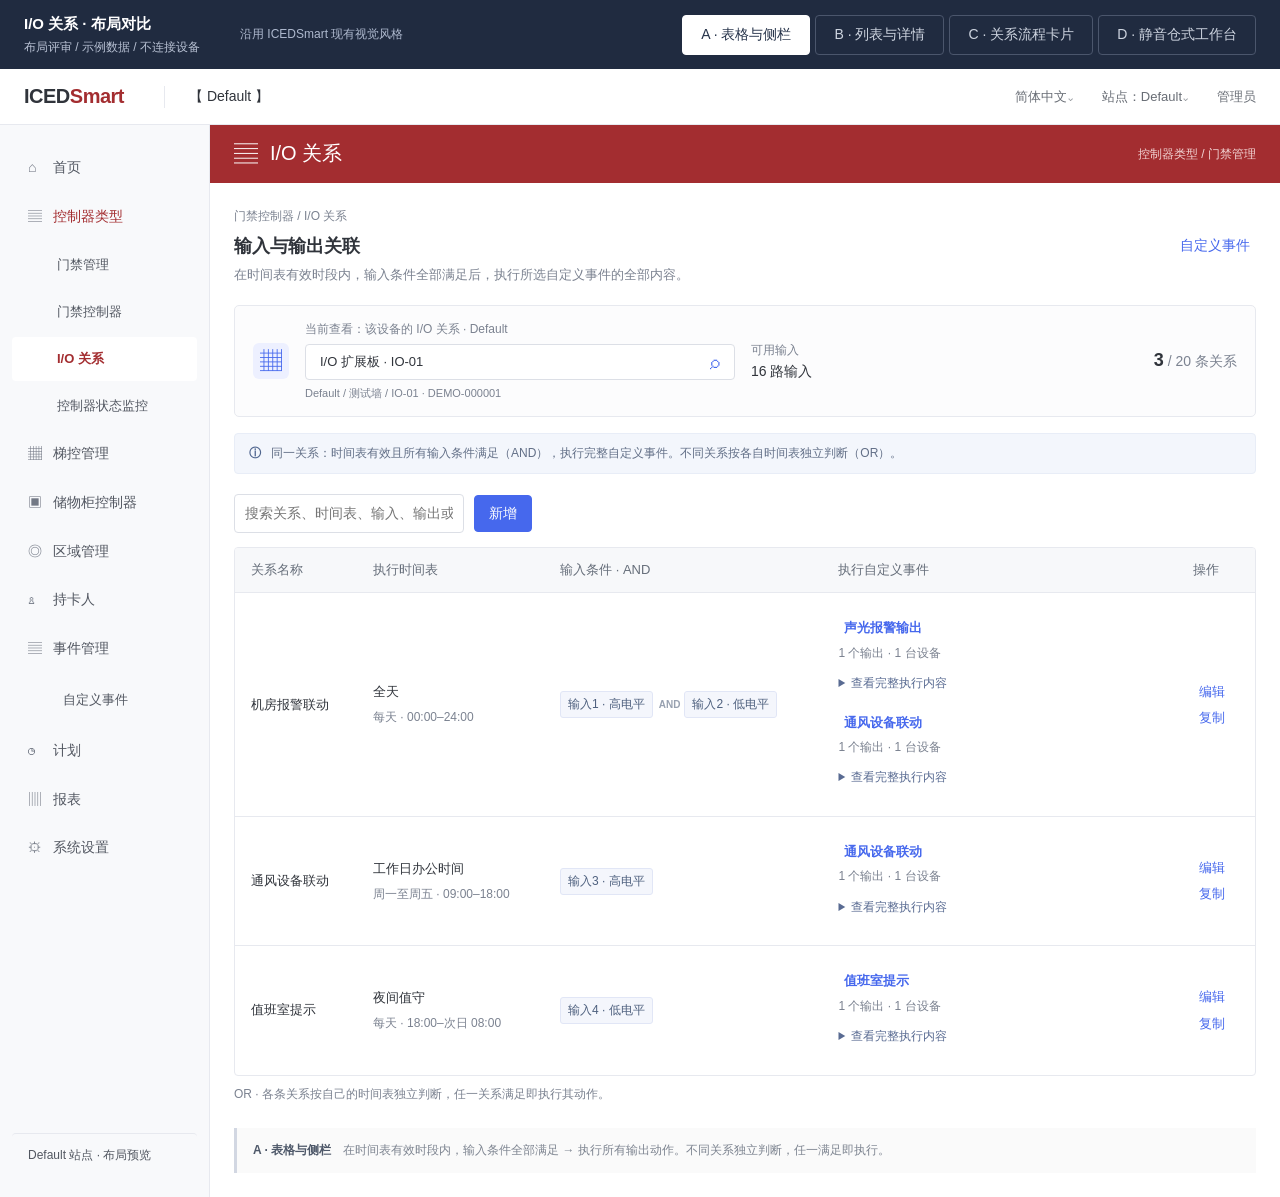
<file: index.html>
<!doctype html><html lang="zh-CN"><head><meta charset="utf-8"><meta name="viewport" content="width=device-width,initial-scale=1"><title>ICEDSmart · I/O 关系布局对比</title><link rel="stylesheet" href="style.css?v=startup-duration-11"><link rel="stylesheet" href="layout-d.css"></head><body>
<header class="reviewbar"><div><strong>I/O 关系 · 布局对比</strong><br><small>布局评审 / 示例数据 / 不连接设备</small></div><span class="previewnote">沿用 ICEDSmart 现有视觉风格</span><nav class="variants" aria-label="布局方案"><button data-layout="A">A · 表格与侧栏</button><button data-layout="B">B · 列表与详情</button><button data-layout="C">C · 关系流程卡片</button><button data-layout="D">D · 静音仓式工作台</button></nav></header>
<div class="top"><div class="brand">ICED<b>Smart</b></div><div class="site">【 Default 】</div><div class="right"><span>简体中文⌄</span><span>站点：Default⌄</span><span>管理员</span></div></div>
<div class="shell"><aside class="nav" aria-label="系统导航示意"><div><span>⌂</span>首页</div><div style="color:var(--red)"><span>▤</span>控制器类型</div><div class="sub">门禁管理</div><div class="sub">门禁控制器</div><div class="sub active">I/O 关系</div><div class="sub">控制器状态监控</div><div><span>▦</span>梯控管理</div><div><span>▣</span>储物柜控制器</div><div><span>◎</span>区域管理</div><div><span>♙</span>持卡人</div><div><span>▤</span>事件管理</div><div class="sub"><a class="link" href="events.html" data-events>自定义事件</a></div><div><span>◷</span>计划</div><div><span>▥</span>报表</div><div><span>⚙</span>系统设置</div><div class="navbottom">Default 站点 · 布局预览</div></aside>
<main class="main"><div class="titlebar"><span style="font-size:24px">▤</span><h1>I/O 关系</h1><small>控制器类型 / 门禁管理</small></div><div class="work"><div class="pagehead"><div><div class="crumb">门禁控制器 / I/O 关系</div><h2>输入与输出关联</h2><p class="headnote">在时间表有效时段内，输入条件全部满足后，执行所选自定义事件的全部内容。</p></div><a class="link" href="events.html" data-events>自定义事件</a></div><div id="devicebar" class="devicebar"></div><div class="notice"><b>ⓘ</b><span>同一关系：时间表有效且所有输入条件满足（AND），执行完整自定义事件。不同关系按各自时间表独立判断（OR）。</span></div><div id="content"></div><div class="layoutcaption" id="caption"></div></div></main></div>
<dialog id="inputDialog" aria-label="批量选择输入条件"></dialog><dialog id="editDialog" class="drawer" aria-label="编辑 I/O 关系"></dialog><dialog id="deleteDialog" aria-label="删除关系确认"></dialog><div id="toast" class="toast" role="status" hidden></div>
<script src="data.js?v=startup-duration-11"></script><script src="layout-d.js?v=startup-duration-11"></script><script src="device-picker.js?v=startup-duration-11"></script><script src="event-picker.js?v=startup-duration-11"></script><script src="relations.js?v=startup-duration-11"></script></body></html>
</file>
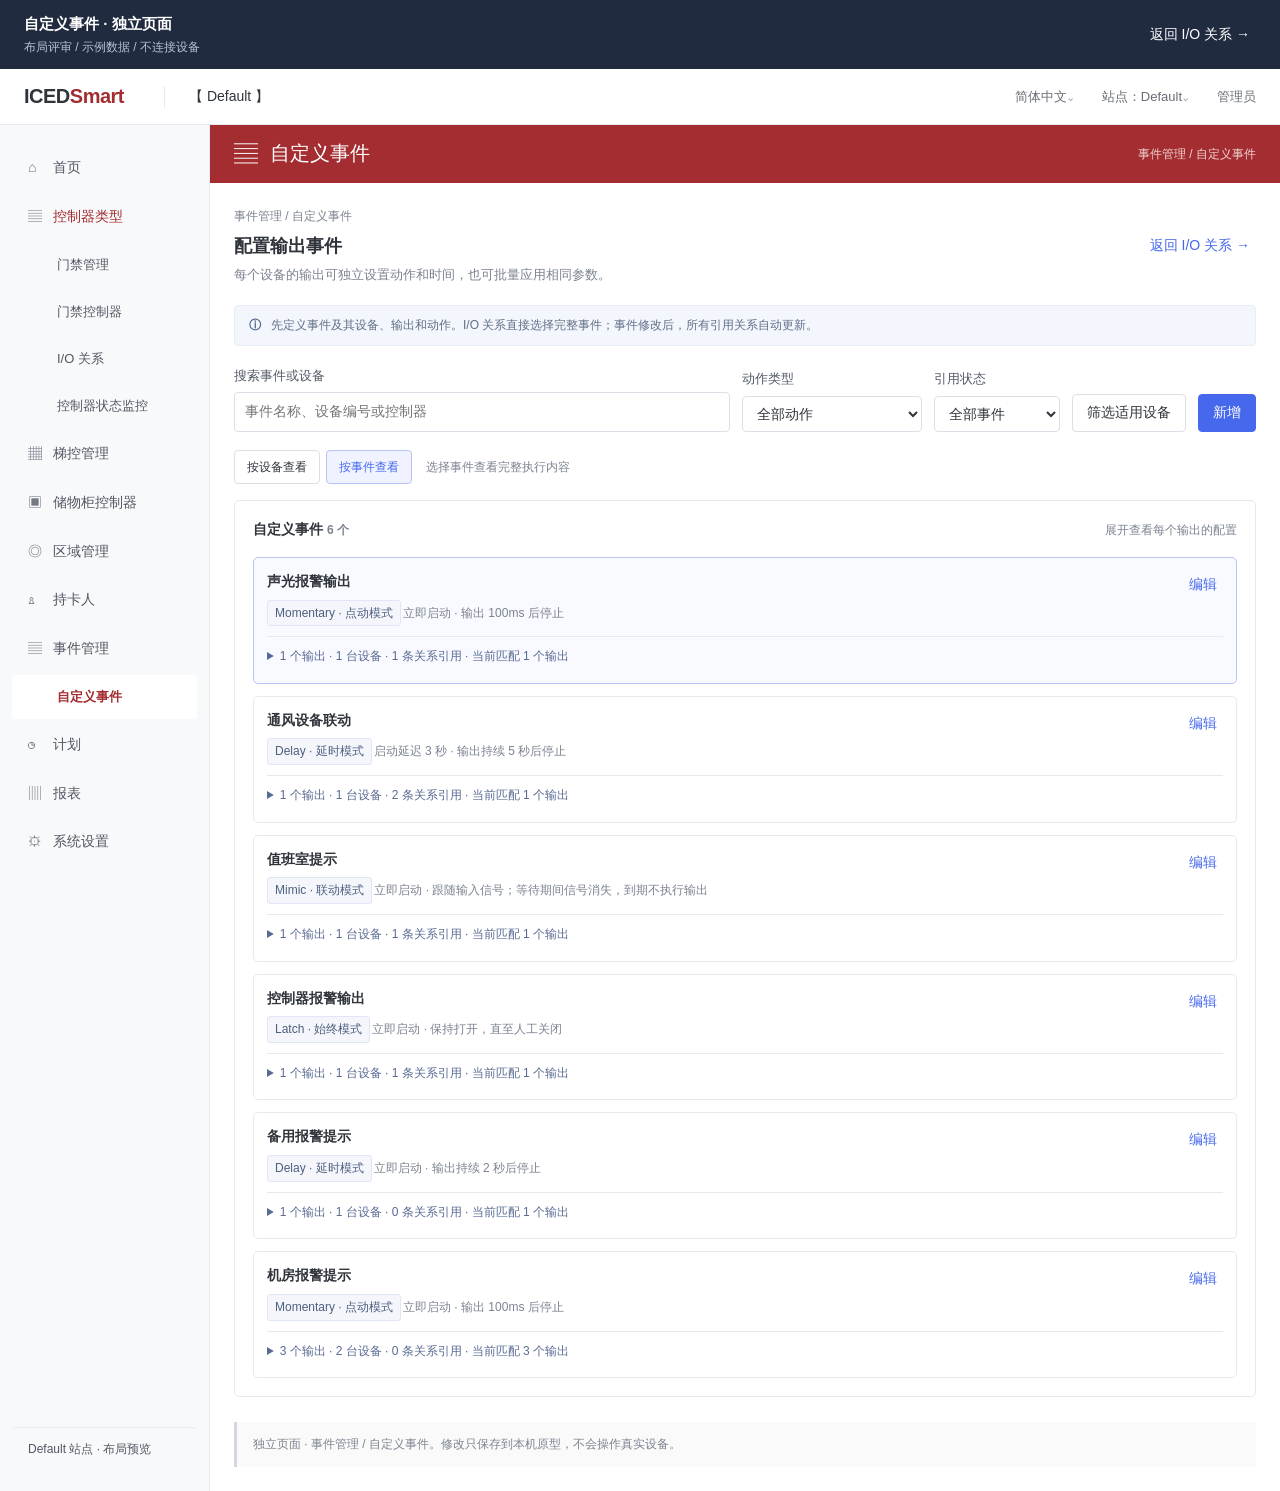
<file: events.html>
<!doctype html><html lang="zh-CN"><head><meta charset="utf-8"><meta name="viewport" content="width=device-width,initial-scale=1"><title>ICEDSmart · 自定义事件</title><link rel="stylesheet" href="style.css?v=startup-duration-11"><link rel="stylesheet" href="layout-d.css"></head><body class="events-page">
<header class="reviewbar"><div><strong>自定义事件 · 独立页面</strong><br><small>布局评审 / 示例数据 / 不连接设备</small></div><a class="link" id="returnTop" href="index.html?layout=A" style="margin-left:auto;color:white">返回 I/O 关系 →</a></header>
<div class="top"><div class="brand">ICED<b>Smart</b></div><div class="site">【 Default 】</div><div class="right"><span>简体中文⌄</span><span>站点：Default⌄</span><span>管理员</span></div></div>
<div class="shell"><aside class="nav" aria-label="系统导航示意"><div><span>⌂</span>首页</div><div style="color:var(--red)"><span>▤</span>控制器类型</div><div class="sub">门禁管理</div><div class="sub">门禁控制器</div><div class="sub"><a href="index.html?layout=A" data-return>I/O 关系</a></div><div class="sub">控制器状态监控</div><div><span>▦</span>梯控管理</div><div><span>▣</span>储物柜控制器</div><div><span>◎</span>区域管理</div><div><span>♙</span>持卡人</div><div><span>▤</span>事件管理</div><div class="sub active">自定义事件</div><div><span>◷</span>计划</div><div><span>▥</span>报表</div><div><span>⚙</span>系统设置</div><div class="navbottom">Default 站点 · 布局预览</div></aside>
<main class="main"><div class="titlebar"><span style="font-size:24px">▤</span><h1>自定义事件</h1><small>事件管理 / 自定义事件</small></div><div class="work"><div class="pagehead"><div><div class="crumb">事件管理 / 自定义事件</div><h2>配置输出事件</h2><p class="headnote">每个设备的输出可独立设置动作和时间，也可批量应用相同参数。</p></div><a class="link" href="index.html?layout=A" data-return>返回 I/O 关系 →</a></div><div class="notice"><b>ⓘ</b><span>先定义事件及其设备、输出和动作。I/O 关系直接选择完整事件；事件修改后，所有引用关系自动更新。</span></div><div id="eventsContent"></div><div class="layoutcaption">独立页面 · 事件管理 / 自定义事件。修改只保存到本机原型，不会操作真实设备。</div></div></main></div><dialog id="eventEditDialog" class="drawer eventdrawer eventeditor" aria-labelledby="eventEditorTitle"></dialog><dialog id="impactDialog" aria-label="确认事件修改影响"></dialog><dialog id="eventWorkflowDialog" aria-label="事件配置操作确认"></dialog><div id="toast" class="toast" role="status" hidden></div><script src="data.js?v=startup-duration-11"></script><script src="layout-d.js?v=startup-duration-11"></script><script src="device-picker.js?v=startup-duration-11"></script><script src="output-picker.js?v=startup-duration-11"></script><script src="event-workflow.js?v=startup-duration-11"></script><script src="events.js?v=startup-duration-11"></script></body></html>
</file>
<file: style.css>
:root{--red:#a32d30;--blue:#4668ed;--ink:#30343b;--muted:#7b8290;--line:#e7e9ef;--soft:#f7f8fa;--wash:#f0f3ff}*{box-sizing:border-box}body{margin:0;color:var(--ink);font:14px/1.55 "Helvetica Neue","PingFang SC","Microsoft YaHei",Arial,sans-serif;background:#f5f6f8}button,input,select{font:inherit}button{cursor:pointer;background:white;border:1px solid #dcdfe6;border-radius:4px;padding:7px 14px;color:var(--ink)}button:hover{border-color:var(--blue);color:var(--blue)}button:disabled{opacity:.45;cursor:not-allowed}button:focus-visible,input:focus-visible,select:focus-visible{outline:2px solid var(--blue);outline-offset:3px}.primary{color:white;background:var(--blue);border-color:var(--blue)}.primary:hover{background:#3659dc;color:white}.link{border:0;background:transparent;color:var(--blue);padding:3px 6px}.danger{color:#b94949}.muted{color:var(--muted)}small{font-size:12px;color:var(--muted)}h1,h2,h3,p{margin:0}h2{font-size:18px;font-weight:600}h3{font-size:14px;font-weight:600}.reviewbar{background:#202b40;color:#fff;padding:12px 24px;display:flex;gap:25px;align-items:center;position:sticky;top:0;z-index:20}.reviewbar small{color:#b7c0d2}.reviewbar strong{font-size:15px}.variants{display:flex;gap:5px;margin-left:auto}.variants button{border:1px solid #4b566c;background:transparent;color:#cdd4df;padding:8px 18px}.variants button.active{background:white;color:#26334a;border-color:white}.top{height:56px;background:white;display:flex;align-items:center;padding:0 24px;border-bottom:1px solid var(--line);gap:14px}.brand{font-size:20px;font-weight:650;letter-spacing:-.5px}.brand b{color:var(--red)}.top .site{padding-left:24px;border-left:1px solid var(--line);margin-left:26px}.top .right{margin-left:auto;display:flex;gap:28px;color:#686d75;font-size:13px}.shell{display:grid;grid-template-columns:210px minmax(0,1fr);min-height:calc(100vh - 120px)}.nav{background:#f8f9fb;border-right:1px solid var(--line);padding:20px 12px;color:#525761;display:flex;flex-direction:column;gap:3px}.nav div{padding:12px 16px;border-radius:4px}.nav .sub{padding-left:45px;font-size:13px}.nav .active{background:white;color:var(--red);font-weight:600}.nav .navbottom{margin-top:auto;border-top:1px solid var(--line);font-size:12px}.nav span{display:inline-block;width:25px;color:#737985}.main{min-width:0;background:white}.titlebar{background:var(--red);color:white;padding:10px 24px;display:flex;align-items:center;gap:12px}.titlebar h1{font-size:20px;font-weight:500}.titlebar small{color:#f2d4d4;margin-left:auto}.work{padding:24px}.pagehead{display:flex;align-items:center;justify-content:space-between;margin-bottom:20px;gap:14px}.crumb{font-size:12px;color:var(--muted);margin-bottom:8px}.headnote{margin-top:4px;color:var(--muted);font-size:13px}.devicebar{border:1px solid var(--line);border-radius:5px;padding:14px 18px;display:flex;align-items:center;gap:16px;margin-bottom:16px;background:#fcfcfd}.devicon{width:36px;height:36px;background:#edf0ff;color:var(--blue);display:grid;place-items:center;border-radius:6px;font-size:22px}.devicebar select{min-width:230px}.devicebar .capacity{margin-left:auto;text-align:right}.capacity b{font-size:18px}.capacity span{color:var(--muted)}.mini-track{width:100px;height:3px;background:#e9ecf3;margin-top:5px}.mini-track i{display:block;background:var(--blue);height:100%}select,input{border:1px solid #dcdfe6;border-radius:4px;padding:8px 10px;background:white;color:var(--ink);min-width:0}label{display:block;font-size:13px;color:#525967;margin-bottom:6px}.notice{display:flex;gap:10px;align-items:center;padding:10px 14px;background:#f3f6fc;color:#626f87;font-size:12px;border:1px solid #e8edf7;border-radius:4px;margin:0 0 20px}.notice b{color:#4f658e}.toolbar{display:flex;gap:10px;align-items:center;margin-bottom:14px}.toolbar input{width:230px}.toolbar .count{margin-left:auto;color:var(--muted);font-size:12px}.tablewrap{overflow:auto;border:1px solid var(--line);border-radius:4px}table{width:100%;border-collapse:collapse;white-space:nowrap;font-size:13px}th{text-align:left;background:#f7f8fa;color:#666e7a;font-weight:500;padding:12px 16px;border-bottom:1px solid var(--line)}td{padding:17px 16px;border-bottom:1px solid var(--line);vertical-align:middle}tbody tr:last-child td{border-bottom:0}tbody tr:hover{background:#fafbff}.tag{display:inline-flex;align-items:center;border:1px solid #e1e6f6;background:#f4f6fc;border-radius:3px;padding:3px 7px;font-size:12px;color:#4e607e;margin:2px 2px 2px 0}.and{font-size:10px;font-weight:600;color:#98a1b0;margin:0 4px}.eventname{color:#395bc5;font-weight:500}.target{font-size:12px;margin-top:4px;color:var(--muted)}.footnote{display:flex;justify-content:space-between;gap:12px;padding:14px 0;font-size:12px;color:var(--muted)}.empty{padding:55px 20px;text-align:center;color:var(--muted)}.empty h3{color:#596273;margin-bottom:8px}.split{display:grid;grid-template-columns:270px minmax(0,1fr);border:1px solid var(--line);border-radius:5px;min-height:480px;overflow:hidden}.listpane{background:#fafbfc;border-right:1px solid var(--line);padding:16px 12px}.listpane .listtop{padding:0 6px 14px;display:flex;justify-content:space-between;align-items:center}.listitem{display:block;width:100%;text-align:left;border:1px solid transparent;background:transparent;padding:16px 14px;border-radius:4px;margin-bottom:7px}.listitem.selected{background:white;border-color:#cbd5ff;box-shadow:0 2px 5px #23376808}.listitem strong{display:block;font-size:13px;font-weight:500;margin-bottom:5px}.listitem .listindex{color:var(--blue);font-size:11px;margin-right:7px}.listitem p{font-size:12px;color:var(--muted)}.editor{padding:24px;min-width:0}.editorhead{display:flex;justify-content:space-between;align-items:center;border-bottom:1px solid var(--line);padding-bottom:18px;margin-bottom:20px}.editorhead small{display:block;margin-top:4px}.formsection{margin-bottom:24px}.sectiontitle{display:flex;align-items:center;gap:9px;margin-bottom:14px}.stepnum{font-size:11px;width:22px;height:22px;display:grid;place-items:center;border:1px solid #d4dcf6;border-radius:50%;color:var(--blue)}.andbadge{margin-left:auto;font-size:11px;color:var(--blue);border-radius:3px;background:var(--wash);padding:2px 7px}.conditions{display:grid;grid-template-columns:repeat(3,minmax(0,1fr));gap:12px}.field select{width:100%}.hint{font-size:12px;color:var(--muted);margin-top:9px}.eventselect{display:flex;gap:10px;align-items:center}.eventselect select{flex:1;max-width:100%}.readbox{margin-top:14px;background:#fafbfc;border:1px solid var(--line);border-radius:4px;padding:16px}.readhead{display:flex;justify-content:space-between;margin-bottom:13px;color:#667080;font-size:12px}.readgrid{display:grid;grid-template-columns:repeat(4,minmax(0,1fr));gap:16px}.readgrid small{display:block;margin-bottom:5px}.readgrid strong{font-size:13px;font-weight:500}.summary{border-top:1px dashed #dfe4ee;margin-top:15px;padding-top:12px;color:#6d7686;font-size:12px}.actions{border-top:1px solid var(--line);padding-top:18px;display:flex;gap:10px;justify-content:flex-end;align-items:center}.actions .savehint{margin-right:auto;font-size:12px;color:var(--muted)}.error{color:#c04444;background:#fff4f4;border:1px solid #f4d5d5;padding:9px 12px;border-radius:4px;margin-bottom:14px;font-size:12px}.flowhead{display:grid;grid-template-columns:38px 1fr 35px 1fr 35px 1.2fr 90px;gap:12px;padding:0 22px 10px;color:#89919d;font-size:12px}.flowhead span:nth-child(2){grid-column:2}.flowhead span:nth-child(3){grid-column:4}.flowhead span:nth-child(4){grid-column:6}.flowcard{display:grid;grid-template-columns:38px 1fr 35px 1fr 35px 1.2fr 90px;gap:12px;border:1px solid var(--line);border-radius:5px;padding:22px;margin-bottom:14px;align-items:center}.flowcard:hover{border-color:#b6c2eb}.flowindex{width:28px;height:28px;background:#f2f4f8;display:grid;place-items:center;color:#7c8594;font-size:12px;border-radius:4px}.arrow{color:#c3cbdc;text-align:center;font-size:22px}.flowcard h3{font-size:13px;margin-bottom:7px}.flowcard .flowactions{border-left:1px solid var(--line);padding-left:14px;display:grid;gap:7px}.flowcard .subline{font-size:12px;color:var(--muted);margin-top:6px}.canvasnote{display:flex;justify-content:space-between;border-top:1px solid var(--line);padding-top:16px;color:var(--muted);font-size:12px}.layoutcaption{margin-top:25px;background:#fafafa;border-left:3px solid #d2d7e2;padding:13px 16px;font-size:12px;color:#7d8490}.layoutcaption strong{color:#4e5869;margin-right:12px}dialog{border:0;border-radius:6px;padding:0;color:var(--ink);box-shadow:0 15px 70px #15233c33;width:min(720px,calc(100vw - 32px));max-height:92vh}dialog::backdrop{background:#1e293b66}.dialogtitle{padding:19px 24px;border-bottom:1px solid var(--line);display:flex;align-items:center;justify-content:space-between}.dialogtitle button{border:0;font-size:23px;padding:0 6px;color:#9299a5}.dialogbody{padding:24px}.drawer{margin:0 0 0 auto;height:100vh;max-height:100vh;width:min(640px,100vw);border-radius:0;overflow:auto}.drawer .conditions{grid-template-columns:repeat(3,minmax(0,1fr))}.toast{position:fixed;top:138px;left:50%;transform:translateX(-50%);background:white;box-shadow:0 5px 24px #18283c25;border:1px solid #cfe4d8;border-radius:5px;padding:12px 24px;z-index:80;color:#3c8061}.previewnote{color:#aeb9ce;font-size:12px;margin-left:15px}.reviewbar .mode-title{display:none}@media(min-width:1600px){.work{padding:30px 38px}.flowcard{padding:28px}.split{grid-template-columns:310px 1fr}}@media(max-width:1150px){.shell{grid-template-columns:170px 1fr}.nav{padding:16px 6px}.nav div{padding:11px}.nav .sub{padding-left:29px}.work{padding:18px}.split{grid-template-columns:225px minmax(0,1fr)}.editor{padding:18px}.conditions{grid-template-columns:repeat(2,minmax(0,1fr))}.flowcard,.flowhead{grid-template-columns:28px 1fr 20px 1fr 20px 1fr 65px;gap:8px;padding-left:14px;padding-right:14px}.flowcard .flowactions{padding-left:7px}.readgrid{grid-template-columns:repeat(2,minmax(0,1fr))}.previewnote{display:none}.variants button{padding:8px 12px}}@media(max-width:760px){.reviewbar{padding:10px 12px;display:block}.reviewbar>div:first-child{margin-bottom:9px}.variants{display:flex}.variants button{flex:1;padding:7px 4px;font-size:12px}.top{height:48px;padding:0 14px}.top .site{padding-left:12px;margin-left:0}.top .right{display:none}.shell{display:block}.nav{display:none}.titlebar{padding:10px 16px}.titlebar small{display:none}.work{padding:16px}.devicebar{flex-wrap:wrap;padding:12px;gap:10px}.devicebar select{min-width:0;width:calc(100% - 50px)}.devicebar .devmeta{padding-left:46px}.devicebar .capacity{font-size:12px}.pagehead{align-items:start}.headnote{max-width:230px}.split{display:block}.listpane{border-right:0;border-bottom:1px solid var(--line);max-height:220px;overflow:auto}.listitem{padding:9px 12px}.conditions,.drawer .conditions{grid-template-columns:repeat(2,minmax(0,1fr))}.flowhead{display:none}.flowcard{grid-template-columns:28px 1fr;gap:14px}.flowcard>.arrow{display:none}.flowcard>.flowevent,.flowcard>.flowout{grid-column:2}.flowcard .flowactions{grid-column:2;display:flex;border-left:0;padding:8px 0 0;border-top:1px solid var(--line)}.toolbar{flex-wrap:wrap}.toolbar input{width:100%;flex:1;min-width:150px}.toolbar button{white-space:nowrap}.toolbar .count{width:100%;margin-left:0}.notice{align-items:start}.footnote,.canvasnote{display:block}.dialogbody{padding:18px}.actions{flex-wrap:wrap}.actions .savehint{width:100%}.layoutcaption{margin-top:18px}.brand{font-size:17px}.top .site{font-size:12px}}

a.link{text-decoration:none;cursor:pointer}a.link:hover{text-decoration:underline}a:focus-visible{outline:2px solid var(--blue);outline-offset:3px}.outrow{border:1px solid var(--line);border-radius:4px;padding:15px;margin-bottom:12px;background:#fff}.outrowhead{display:flex;justify-content:space-between;align-items:center;margin-bottom:12px}.outrowhead strong{font-size:12px;color:#64728a}.outfields{display:grid;grid-template-columns:1.25fr .65fr 1.25fr;gap:12px}.outfields select{width:100%}.outsummary{background:#f7f8fb;padding:9px 12px;margin-top:12px;font-size:12px;color:#657084;display:flex;gap:20px;flex-wrap:wrap}.outsummary .link{margin-left:auto;padding:0}.outputstack{display:grid;gap:10px}.targetline{border-bottom:1px dashed var(--line);padding-bottom:10px}.targetline:last-child{border:0;padding-bottom:0}.targetline strong{font-size:13px;font-weight:500}.tableoutputs{min-width:320px;white-space:normal}.tableoutputs .targetline{display:grid;grid-template-columns:1fr 1fr;gap:8px}.tableoutputs small{display:block}.flowcard{grid-template-columns:30px minmax(170px,1fr) 30px minmax(400px,2.3fr) 70px}.flowhead{grid-template-columns:30px minmax(170px,1fr) 30px minmax(400px,2.3fr) 70px}.flowhead span:nth-child(3){grid-column:4}.outbranch{display:grid;grid-template-columns:minmax(110px,1fr) 22px minmax(150px,1.3fr);gap:12px;align-items:center}.outbranch+.outbranch{border-top:1px dashed var(--line);padding-top:14px;margin-top:14px}.eventlayout{display:grid;grid-template-columns:minmax(0,1fr) 390px;border:1px solid var(--line);border-radius:5px;overflow:hidden}.eventlist{padding:18px;min-width:0}.eventeditor{padding:22px;background:#fafbfc;border-left:1px solid var(--line)}.eventeditor .field{margin-bottom:15px}.eventeditor input,.eventeditor select{width:100%}.eventeditor .pair{display:grid;grid-template-columns:1fr 1fr;gap:14px}.eventeditor .actions{margin-top:22px}.eventlist tr.chosen{background:#f0f3ff}.nav a{color:inherit;text-decoration:none;display:block}.nav .active a{color:var(--red)}.nav a:hover{color:var(--blue)}.eventlayout table{white-space:normal}.eventlayout td{padding:14px 10px}.flowhead .brancheshead{display:grid;grid-template-columns:1fr 1.3fr;gap:32px}.eventbadge{font-size:12px;color:var(--muted);margin-left:auto}.drawer{width:min(760px,100vw)}.formsection .sectiontitle>.link{margin-left:auto}.link[aria-disabled=true]{color:var(--muted);cursor:default}.empty .link{display:inline-block;margin-top:10px}@media(max-width:1200px){.outfields{grid-template-columns:1fr 90px}.outfields .eventfield{grid-column:1/-1}.eventlayout{grid-template-columns:minmax(0,1fr) 320px}.flowcard{grid-template-columns:25px minmax(130px,.8fr) 20px minmax(250px,1.5fr) 60px}.flowhead{grid-template-columns:25px minmax(130px,.8fr) 20px minmax(250px,1.5fr) 60px}.outbranch{grid-template-columns:1fr}.outbranch>.arrow{display:none}}
@media(max-width:760px){.outfields{grid-template-columns:minmax(0,1fr) 85px}.outrow{padding:12px}.flowcard{grid-template-columns:26px minmax(0,1fr)}.flowcard>.outputstack{grid-column:2}.flowcard .flowactions{grid-column:2}.eventlayout{display:block}.eventeditor{border-left:0;border-top:1px solid var(--line)}.outsummary{gap:8px 15px}.outsummary .link{margin-left:0}.eventlist{padding:10px}.eventlayout table{font-size:12px}.eventlayout th{padding:10px}.sectiontitle{flex-wrap:wrap}}
.flowhead .brancheshead{grid-column:4}.outfields>.field{min-width:0}.outfields{grid-template-columns:minmax(0,1.25fr) minmax(0,.65fr) minmax(0,1.25fr)}@media(max-width:1200px){.outfields{grid-template-columns:minmax(0,1fr) 90px}}@media(max-width:760px){.outfields{grid-template-columns:minmax(0,1fr) 85px}}
.devicepick{display:flex;align-items:center;justify-content:space-between;gap:12px;min-width:0;width:100%;text-align:left;font-size:13px}.devicepick>span:first-child{overflow:hidden;text-overflow:ellipsis;white-space:nowrap}.pick-icon{color:var(--blue);font-size:19px;line-height:1}.chosen-device{min-width:0;flex:1;max-width:430px}.chosen-device>small{display:block;margin-bottom:5px}.devicepath{font-size:11px;color:var(--muted);margin-top:5px;overflow-wrap:anywhere}.device-dialog{width:min(980px,calc(100vw - 32px));max-height:90vh;overflow:hidden;display:none}.device-dialog[open]{display:flex;flex-direction:column}.pickerbody{padding:18px 24px 0;min-height:0;overflow:auto}.pickersearch{display:flex;border:1px solid #c8d1ea;border-radius:4px;align-items:center;padding-left:12px;gap:8px;box-shadow:0 0 0 2px #f5f7ff}.pickersearch input{border:0;flex:1;outline:0;padding:11px 4px}.pickersearch:focus-within{outline:2px solid var(--blue);outline-offset:2px}.pickersearch input:focus-visible{outline:none}.pickerfilters{display:flex;gap:6px;align-items:center;flex-wrap:wrap;margin:16px 0}.pickerfilters button{padding:6px 12px;font-size:12px;border-color:var(--line)}.pickerfilters button[aria-pressed=true]{color:var(--blue);border-color:#b8c7ff;background:var(--wash)}.picker-example{margin-left:auto;font-size:11px;color:var(--muted)}.picker-resultcount{display:flex;justify-content:space-between;font-size:12px;color:var(--muted);padding-bottom:10px}.picker-resultcount b{color:var(--ink)}.picker-tablewrap{border:1px solid var(--line);border-radius:4px;max-height:355px;overflow:auto}.pickertable th{position:sticky;top:0;z-index:1}.pickertable td{padding:10px 12px;font-size:12px}.pickertable td small{display:block;font-size:11px}.pickertable th{padding:10px 12px;font-size:12px}.pickertable tbody tr{cursor:pointer}.pickertable tr.chosen{background:#edf2ff}.pickertable input{accent-color:var(--blue);cursor:pointer}.picklabel{margin:0;color:var(--ink);font-size:13px;cursor:pointer}.typebadge{font-size:11px;background:#f3f5f9;padding:2px 6px;border:1px solid #e5e8ef;border-radius:3px;color:#667286}.pickerpagination{display:flex;justify-content:space-between;align-items:center;padding:12px 0}.pickerpagination>div{display:flex;align-items:center;gap:12px;font-size:12px;color:var(--muted)}.pickerpagination button{font-size:12px;padding:6px 12px}.pickerfooter{padding:15px 24px;display:flex;align-items:center;gap:20px;border-top:1px solid var(--line);background:#fcfcfd}.pickerselection{flex:1;min-width:0}.pickerselection strong{display:block;font-size:13px;font-weight:500;overflow-wrap:anywhere}.pickerselection>span{font-size:11px;color:var(--muted);overflow-wrap:anywhere}.pickerbuttons{display:flex;gap:10px}.device-dialog .dialogtitle{flex:none}.device-dialog .dialogtitle small{display:block;margin-top:3px}@media(max-width:760px){.chosen-device{max-width:none;flex:1}.devicebar .devmeta{padding-left:0}.device-dialog{width:calc(100vw - 16px);max-height:94vh}.device-dialog .dialogtitle{padding:14px 16px}.pickerbody{padding:14px 12px 0}.picker-example{margin-left:0;width:100%;margin-top:3px}.pickerfooter{padding:12px;display:block}.pickerbuttons{justify-content:flex-end;margin-top:10px}.pickerpagination>div{gap:5px}.pickerpagination button{padding:6px 8px}.pickertable{min-width:600px}.pickerselection strong{font-size:12px}.pickersearch .link{padding:4px 8px}.picker-resultcount{gap:8px}}

/* 批量事件与合并输出选择 */
.event-tools{display:flex;align-items:end;gap:12px;margin-bottom:18px;flex-wrap:wrap}.event-tools .searchfield{flex:1;min-width:200px}.event-tools input{width:100%}.batch-events{grid-template-columns:minmax(0,1fr) minmax(360px,.85fr)}.eventlist>.listtop{display:flex;justify-content:space-between;align-items:center;margin-bottom:16px}.event-groups{display:grid;gap:12px}.event-group{border:1px solid var(--line);border-radius:5px;padding:16px}.event-group.chosen{border-color:#b8c5f2;background:#f9faff}.group-heading{display:flex;align-items:start;justify-content:space-between;gap:14px;margin-bottom:12px}.group-heading strong{font-size:14px}.group-heading p{margin-top:5px}.group-heading .link{white-space:nowrap}.event-group details{border-top:1px solid var(--line);padding-top:10px}summary{cursor:pointer;font-size:12px;color:#596b92;padding:4px 0}summary:focus-visible{outline:2px solid var(--blue)}.member-list{margin-top:8px}.member-list>div{display:flex;align-items:center;justify-content:space-between;gap:10px;padding:10px 0;border-top:1px dashed var(--line);font-size:12px}.member-list small{display:block}.member-list button{white-space:nowrap}.batch-events .eventeditor{background:#fcfcfe}.target-preview{max-height:210px;overflow:auto;margin:12px 0 20px}.target-preview>div{padding:8px 10px;border-left:2px solid #d7def3;background:#f5f7fb;margin-bottom:5px}.target-preview strong{display:block;font-size:12px;font-weight:500}.target-preview small{font-size:11px}.impact-note,.context-note{border:1px solid #dbe2f6;background:#f3f6ff;padding:12px;border-radius:4px;font-size:12px;margin-bottom:16px}.impact-note p{padding:6px 0}.eventeditor .actions{flex-wrap:wrap}.eventeditor .savehint{width:100%}.checkline{display:flex;align-items:center;gap:7px;margin:0;font-size:12px}.checkline input,.port-check input,.event-option input{accent-color:var(--blue);width:16px;height:16px;flex:none}.output-picker{width:min(960px,calc(100vw - 24px))}.output-device-list{max-height:410px;overflow:auto}.output-device{border:1px solid var(--line);border-radius:4px;margin-bottom:9px;background:white}.output-device-head{display:flex;align-items:center;gap:10px;padding:9px 12px;background:#f8f9fc}.device-expand{display:flex;align-items:center;gap:10px;flex:1;text-align:left;background:none;border:0;padding:0;min-width:0}.device-expand strong,.device-expand small{display:block}.device-expand strong{font-size:13px;font-weight:500}.device-expand small{font-size:11px}.port-grid{display:grid;grid-template-columns:repeat(8,minmax(0,1fr));gap:8px;padding:14px}.port-check{display:flex;align-items:center;gap:5px;cursor:pointer;border:1px solid var(--line);border-radius:4px;padding:8px;font-size:12px;margin:0}.port-check:has(input:checked){border-color:#a6b8f5;background:#f0f3ff}.selected-strip{border-top:1px solid var(--line);padding:10px 24px}.selected-items{max-height:140px;overflow:auto}.selected-items>div{display:flex;justify-content:space-between;gap:12px;font-size:12px;padding:5px}.event-port{display:grid;grid-template-columns:105px 1fr;gap:12px;padding:12px 16px;border-top:1px solid var(--line)}.event-port-title{display:flex;align-items:start;flex-direction:column;gap:5px}.event-port-title strong{font-size:13px}.event-options{display:flex;gap:8px;flex-wrap:wrap;align-items:center}.event-option{display:flex;align-items:center;gap:10px;margin:0;border:1px solid var(--line);border-radius:4px;padding:9px 12px;cursor:pointer;flex:1;min-width:200px}.event-option.chosen{border-color:#9fafea;background:#f1f4ff}.event-option strong{display:block;font-size:13px;font-weight:500}.event-option small{display:block;font-size:11px}.relation-name{margin-bottom:25px}.relation-name input{width:100%}.active-inputs{display:grid;gap:10px}.input-line{display:flex;align-items:center;gap:14px;border:1px solid var(--line);border-radius:4px;padding:9px 12px}.input-line strong{font-size:13px;min-width:45px}.input-line select{flex:1}.add-input{margin-top:12px}.add-input select{color:var(--blue);width:100%;background:#fafbff;border-style:dashed}.or-caption{background:#f0f3fa;color:#5a6b8c;font-size:11px;padding:7px 10px;margin-bottom:12px;border-radius:4px}.listitem .draft-dot{font-size:10px;color:#926523;display:block;margin-top:4px}.event-summary{display:flex;align-items:center;gap:8px;flex-wrap:wrap;margin-top:10px;font-size:12px}.event-summary strong{font-weight:500;color:#435579}.event-summary .link{margin-left:auto}.shared-output{margin-top:10px;border-top:1px dashed var(--line);padding-top:7px}.shared-output p{font-size:12px;padding:4px 0}.compact-output .outrowhead{margin-bottom:0}.compact-output .outrowhead strong{color:var(--ink)}.add-output{width:100%;border:1px dashed #b8c6ef;color:var(--blue);padding:12px;background:#fafbff}.compact-empty{padding:25px 10px}.relation-flow{border:1px solid var(--line);border-radius:5px;padding:20px;margin-bottom:14px}.relation-flow-body{display:grid;grid-template-columns:1fr 30px 1.6fr;gap:20px;align-items:center}.relation-flow-body .outputstack{margin-top:10px}.relation-flow-body small{display:block}.relation-flow-body .targetline{font-size:12px}.batch-events .field input{width:100%}#draftState{color:#697b9d}#impactDialog ul{padding-left:20px;margin:15px 0;font-size:13px}
@media(max-width:1050px){.batch-events{grid-template-columns:minmax(0,1fr) 350px}.eventlist>.listtop{display:block}.eventlist>.listtop>small{display:block;margin-top:4px}.port-grid{grid-template-columns:repeat(4,1fr)}.event-group{padding:12px}.eventeditor{padding:18px}.member-list>div{align-items:start;flex-direction:column}}
@media(max-width:800px){.batch-events{display:block}.batch-events .eventeditor{border-left:0;border-top:1px solid var(--line)}.port-grid{grid-template-columns:repeat(4,1fr)}.event-port{grid-template-columns:60px 1fr;gap:6px;padding:10px}.event-option{min-width:0;width:100%}.output-device-head{flex-wrap:wrap}.device-expand{flex-basis:70%}.event-summary .link{margin-left:0}.selected-strip{padding:10px 12px}.relation-flow-body{grid-template-columns:1fr}.relation-flow-body>.arrow{transform:rotate(90deg)}.event-tools>button.primary{margin-left:auto}.output-picker .pickerfooter{font-size:12px}.port-check{padding:8px 4px}.eventlist>.listtop{display:flex}.output-device-list{max-height:42vh}.event-tools .searchfield{flex-basis:100%}}
@media(min-width:801px){.event-groups{max-height:740px;overflow:auto;padding-right:5px;align-content:start}.event-group{padding:13px}.event-group details{padding-top:6px}.event-group .group-heading{margin-bottom:8px}}
@media(max-width:800px){.event-groups{max-height:380px;overflow:auto;padding-right:4px}}
/* 明确编辑与保存的作用范围 */
.view-switch{display:flex;align-items:center;gap:6px;flex-wrap:wrap;margin:0 0 16px}.view-switch button{font-size:12px;padding:7px 12px}.view-switch button[aria-pressed=true]{background:var(--wash);border-color:#b5c3f2;color:var(--blue)}.view-switch small{margin-left:8px}.block{display:block;margin-top:4px}.device-event-line{display:flex;align-items:center;gap:10px;padding:12px 0;border-top:1px solid var(--line)}.device-event-line>div{flex:1;min-width:0}.device-event-line strong{font-size:12px;font-weight:500}.device-event-line small{display:block;font-size:11px;margin-top:3px}.device-event-line .link{font-size:12px;white-space:nowrap}.device-event-line.chosen{background:#f0f3ff;margin:0 -7px;padding-left:7px;padding-right:7px}.source-scope{padding:10px 12px;background:#f7f8fb;margin-bottom:12px;font-size:12px;color:#59657c}.source-scope small{display:block}.scope-hint{font-size:12px;color:#596981;border-left:3px solid #cbd6f1;background:#f6f8fc;padding:10px 12px;margin:0 0 18px}.output-actions{display:flex;gap:5px 12px;flex-wrap:wrap;border-top:1px dashed var(--line);margin-top:12px;padding-top:8px}.output-actions .link{font-size:12px;padding:3px 0}.saved-event-note strong{font-size:13px}.saved-event-note p{margin-top:5px}.saved-event-note small{display:block;margin-top:6px}.group-info{flex:1}.group-info strong{display:block;font-size:13px}.group-info small{display:block}.batch-options{padding:6px 14px}.batch-options .checkline{padding:9px 0;border-top:1px solid var(--line)}.batch-options .checkline:first-child{border:0}.batch-options small{display:block;font-size:11px}.output-picker .view-switch{margin-top:4px}
@media(max-width:800px){.device-event-line{flex-wrap:wrap}.device-event-line .link{margin-left:auto}.view-switch small{flex-basis:100%;margin:5px 0}.output-actions{gap:8px 14px}}
.checkline[hidden]{display:none}
.action-explanation{border:1px solid #dce3f6;background:#f4f7ff;padding:12px 14px;border-radius:4px;margin-bottom:16px;font-size:12px;color:#536481}.action-explanation strong{display:block;margin-bottom:5px;color:#344a72}.action-explanation p{line-height:1.7}
/* A 版现场配置流程优化 */
.unsaved-badge{display:block;color:#956414;background:#fff6dd;border:1px solid #f2dfaf;border-radius:3px;padding:3px 6px;margin-top:7px;width:max-content;font-size:11px}.draft-notice{display:flex;align-items:center;gap:10px;padding:10px 14px;background:#fff9e9;border:1px solid #f0e1bb;border-radius:4px;margin-bottom:14px;color:#80672f;font-size:12px}.input-choice-grid{display:grid;grid-template-columns:repeat(4,minmax(0,1fr));gap:12px;margin:20px 0}.input-choice-grid label{padding:12px;border:1px solid var(--line);border-radius:4px;cursor:pointer}.input-choice-grid label:has(input:checked){background:var(--wash);border-color:var(--blue)}.input-choice-grid input{accent-color:var(--blue)}.tablewrap td:last-child .link{display:block;white-space:nowrap}.eventeditor .actions button[data-ea=newrelation]{width:100%;margin-top:8px;color:var(--blue);background:#fff}.draft-notice .link{margin-left:auto}@media(max-width:600px){.input-choice-grid{grid-template-columns:repeat(3,minmax(0,1fr))}}
/* 每个物理 OUT 独立配置动作；批量设置仅为显式快捷操作。 */
.output-action-card{margin:14px 0;padding:14px;border:1px solid var(--line);border-radius:5px;background:#fff}.output-action-card>.field{margin-top:12px;margin-bottom:10px}.output-action-card .outrowhead{margin-bottom:3px}.output-action-card .outrowhead strong{color:var(--ink);font-size:13px}.output-action-card .hint{margin-top:8px;font-size:12px}.bulk-action-tools{margin:14px 0;padding:12px;background:#f6f8fc;border:1px solid var(--line);border-radius:4px}.bulk-action-tools>summary{font-size:12px;color:var(--blue)}.bulk-action-tools .field{margin-top:12px}.bulk-action-tools button{width:100%;margin-top:8px}.eventeditor>.field input{width:100%}.per-output-actions{margin-top:12px}.layout-d .output-action-card{padding:12px}.layout-d .bulk-action-tools{background:#fff}

/* 每条关系独立选择时间表，动作计时仍属于 OUT 事件。 */
.schedule-cell{min-width:158px;max-width:210px}.schedule-cell strong{display:block;font-weight:500}.schedule-cell small{display:block;color:var(--muted);margin-top:6px;line-height:1.6}.schedule-detail{padding:10px 12px;background:#f5f7fa;border-left:3px solid #c9d0da;line-height:1.7;margin:10px 0}.schedule-section select{width:100%}.schedule-summary{font-size:13px;line-height:1.6;color:var(--muted)}

/* A 版流程修正：沿用原表格、侧栏与配色。 */
.event-tools{flex-wrap:wrap}
.event-tools .searchfield{min-width:200px}
.event-draft-state{display:block;margin-top:8px;color:#87531b}
input[readonly]{background:#f3f5f7;color:#59616b;cursor:default}
.unsaved-badge{display:inline-block;margin-left:8px;color:#96590f;font-size:11px}
.event-draft-tray{margin-bottom:12px}
.event-draft-tray>button{display:block;margin:6px 0}
.draft-conflicts{padding:14px;background:#fff7e8;border:1px solid #e8c996;border-radius:4px;margin-bottom:14px}
.draft-conflicts>div{padding:12px 0;border-top:1px solid #eddbc0;margin-top:10px}
.draft-conflicts p{margin:7px 0;font-size:13px}
.draft-conflicts button{margin:4px 6px 0 0}
.workflow-list{max-height:260px;overflow:auto;background:#f5f6f8;padding:0 14px;border-radius:4px}
.workflow-list p{padding:10px 0;border-bottom:1px solid var(--line)}
#eventWorkflowDialog{width:min(660px,92vw);max-height:88vh;overflow:auto}
#eventWorkflowDialog .dialogbody{padding:20px}
.member-list>div{flex-wrap:wrap;gap:8px}
.member-list>div>span{flex:1;min-width:180px}
.whole-group-action{padding:8px 16px 12px;border-top:1px dashed var(--line)}

/* 完整事件引用：沿用 A 版表格与编辑侧栏。 */
.complete-event-picker{width:min(780px,94vw)}
.complete-event-picker .pickerbody{max-height:65vh;overflow:auto}
.complete-event-picker input[type=search]{width:100%;margin-top:6px}
.complete-event-option{padding:14px;border:1px solid var(--line);border-radius:4px;margin:10px 0;background:white}
.complete-event-option.chosen{background:#f5f6ff;border-color:#b6bff1}
.complete-event-option>.checkline{align-items:flex-start;gap:12px}
.complete-event-option small,.relation-event-summary>small,.complete-event-picker .selected-strip>small{display:block;color:var(--muted);margin-top:5px}
.complete-event-option details{margin:10px 0 0 28px;font-size:13px}
.event-execution-list>div{padding:10px 0;border-bottom:1px solid var(--line)}
.event-execution-list>div:last-child{border-bottom:0}
.event-execution-list small{display:block;color:var(--muted);line-height:1.6;margin-top:4px}
.relation-event-summary{padding:8px 0}
.relation-event-summary details{margin-top:8px;font-size:12px}
.relation-event-card>.event-execution-list{background:#f7f8fa;border-radius:4px;padding:0 12px;margin-top:12px}
.complete-event-options{overflow:visible}
.complete-event-picker .selected-items{display:flex;flex-wrap:wrap;gap:6px 18px;max-height:76px;overflow:auto}
.complete-event-picker .selected-items>div{align-items:center;padding:2px 0}
.complete-event-picker .pickerfooter{flex:none;justify-content:space-between}
.complete-event-picker .selected-strip{flex:none}


/* 完整事件维护：保留 A 版尺寸和配色。 */
.output-locator{margin-top:16px;padding:12px;background:#f6f7f9;border:1px solid var(--line);border-radius:4px}
.output-locator input{width:100%}
.output-control-notice p,.change-list p{line-height:1.65;overflow-wrap:anywhere}
.output-control-notice details{margin:10px 0}
.output-control-notice summary,.readbox summary{cursor:pointer}
.impact-control{margin-top:16px;border-top:1px solid var(--line);padding-top:12px}
.impact-control h3{font-size:14px;margin:0 0 8px}
#eventNameWarning:empty{display:none}


/* 自定义事件：列表 + 右侧滑出编辑面板。 */
.events-page .eventlayout.batch-events{display:block}
.events-page .event-groups{max-height:none;overflow:visible;padding-right:0}
.events-page.layout-d .d-workbench{grid-template-columns:192px minmax(0,1fr)}
#eventEditDialog{width:min(760px,100vw);max-width:100vw;height:100dvh;max-height:100dvh;margin:0 0 0 auto;padding:0;border:0;border-radius:0;background:#fcfcfe;overflow:hidden}
#eventEditDialog[open]{display:flex;flex-direction:column;animation:event-drawer-in 220ms ease-out}
#eventEditDialog>.editorhead{flex:none;margin:0;padding:20px 24px;background:white;align-items:flex-start;gap:20px}
#eventEditDialog .event-drawer-close{flex:none;padding:0;width:32px;height:32px;font-size:24px;line-height:1;border:0;background:transparent;color:var(--muted)}
#eventEditDialog .event-editor-body{flex:1;min-height:0;overflow:auto;overscroll-behavior:contain;padding:24px}
#eventEditDialog>.actions{flex:none;margin:0;padding:16px 24px;background:white;gap:10px}
#eventEditDialog>.actions .savehint{flex-basis:100%;width:auto}
#eventEditDialog input,#eventEditDialog select{max-width:100%}
.events-page:has(#eventEditDialog[open]){overflow:hidden}
@keyframes event-drawer-in{from{transform:translateX(100%)}to{transform:translateX(0)}}
@media(prefers-reduced-motion:reduce){#eventEditDialog[open]{animation:none}}
@media(max-width:600px){#eventEditDialog>.editorhead{padding:16px}#eventEditDialog .event-editor-body{padding:16px}#eventEditDialog>.actions{padding:12px 16px;gap:8px}#eventEditDialog .output-action-card{padding:12px}}
</file>
<file: layout-d.css>
/* 静音仓管理端参考：浅灰框架、左侧筛选、紧凑表格、常驻右侧详情。 */
.layout-d{--red:#ad3339;--blue:#ad3339;--wash:#fcf0f1;--line:#e8e8eb;--muted:#7c7f86;background:#f5f5f7;font-size:13px}
.layout-d .reviewbar{background:#f2f2f4;color:#414149;padding:9px 18px;border-bottom:1px solid #dedee3;gap:12px;position:static;min-height:64px}
.layout-d .reviewbar small,.layout-d .previewnote{color:#777a82}.layout-d .reviewbar strong{font-size:13px}.layout-d .previewnote{display:none}
.layout-d .variants button{color:#6c6d73;border-color:transparent;padding:8px 11px;font-size:12px;background:transparent;border-radius:4px}.layout-d .variants button.active{background:white;border-color:#ead3d5;color:var(--red)}
.layout-d #returnTop{color:var(--red)!important}.layout-d .top{height:48px;background:#fafafb;padding:0 18px}.layout-d .brand{font-size:18px}.layout-d .top .right{font-size:12px}.layout-d .shell{grid-template-columns:132px minmax(0,1fr)}
.layout-d .nav{padding:14px 7px;background:white;font-size:12px;gap:2px}.layout-d .nav div{padding:9px 8px}.layout-d .nav .sub{padding-left:20px;font-size:12px}.layout-d .nav span{width:20px}.layout-d .nav .active{background:#fbeef0;color:var(--red)}.layout-d .nav .navbottom{font-size:10px;padding:12px 5px}
.layout-d .main{background:#fff}.layout-d .titlebar{display:none}.layout-d .work{padding:0}.layout-d .pagehead{margin:0;padding:17px 22px;border-bottom:1px solid var(--line);min-height:84px;background:white}.layout-d .pagehead h2{font-size:18px}.layout-d .crumb{display:none}.layout-d .headnote{font-size:12px}.layout-d .pagehead>.link{font-size:12px;white-space:nowrap}
.layout-d #devicebar,.layout-d .work>.notice{display:none}.layout-d .layoutcaption{margin:0;padding:10px 20px;border:0;border-top:1px solid var(--line);font-size:11px;background:#fafafb}
.layout-d .d-workbench{display:grid;grid-template-columns:192px minmax(280px,1fr) minmax(340px,380px);min-height:calc(100vh - 238px);align-items:stretch}
.layout-d .d-filters{padding:22px 16px;background:#fafafb;border-right:1px solid var(--line);min-width:0}.layout-d .d-filters>h3{font-size:14px;margin-bottom:23px}.layout-d .d-filter-section{margin-bottom:25px}.layout-d .d-filter-section input,.layout-d .d-filter-section select{width:100%;font-size:12px}.layout-d .d-filter-section label{font-size:12px;margin-bottom:8px}.layout-d .d-filter-section .hint{margin:10px 0 4px}.layout-d .d-scope p{margin:7px 0;color:#72757e;font-size:12px}.layout-d .d-scope b{color:#4a4c52;font-weight:500}.layout-d .d-guidance{border-top:1px solid var(--line);padding-top:20px;color:#7c7f87;font-size:11px;line-height:1.8}.layout-d .d-guidance strong{color:#686b73;font-weight:500}.layout-d .d-guidance p{margin-top:10px}.layout-d .d-guidance a{display:inline-block;margin-top:12px;padding:0}
.layout-d .d-results{display:flex;flex-direction:column;min-width:0;background:white}.layout-d .d-list-head{display:flex;align-items:center;justify-content:space-between;gap:12px;padding:20px 18px 18px;min-height:80px}.layout-d .d-list-head h3{font-size:14px;margin-bottom:3px}.layout-d .d-list-head h3 small{font-weight:400;margin-left:5px}.layout-d .d-list-head button{font-size:12px;padding:7px 11px;white-space:nowrap;border-radius:20px}.layout-d .d-table-scroll{overflow:auto}.layout-d .d-table{table-layout:fixed;white-space:normal}.layout-d .d-table th{background:#f8f8fa;color:#8a8c93;font-size:11px;padding:12px 14px;font-weight:400}.layout-d .d-table td{padding:17px 14px;font-size:12px;vertical-align:top;overflow-wrap:anywhere;border-bottom:1px solid #f0f0f3}.layout-d .d-table th:first-child{width:49%}.layout-d .d-table th:last-child{width:60px}.layout-d .d-table tr.chosen{background:#fdf2f3}.layout-d .d-table tr:hover{background:#faf7f7}.layout-d .d-table strong{font-weight:500;font-size:12px}.layout-d .d-table small{display:block;margin-top:5px;font-size:11px;line-height:1.65;color:#85878f}.layout-d .d-row-name{display:block;border:0;background:none;text-align:left;padding:0;font-size:13px;font-weight:500;line-height:1.6;color:#41434a}.layout-d .d-row-name:hover{color:var(--red)}.layout-d .d-table .link{font-size:12px;padding:0;white-space:nowrap}.layout-d .d-condition{display:block;font-size:10px;color:#a0a2a8;margin-top:7px}.layout-d .d-list-foot{padding:16px 18px;border-top:1px solid var(--line);font-size:11px;color:#93959c;margin-top:auto}
.layout-d .d-results .view-switch{padding:0 18px;margin:0 0 15px;gap:0;flex-wrap:nowrap}.layout-d .view-switch button{border-radius:0;border-color:var(--line);font-size:11px}.layout-d .view-switch button:first-child{border-radius:4px 0 0 4px}.layout-d .view-switch button:last-child{border-radius:0 4px 4px 0}.layout-d .view-switch button[aria-pressed=true]{background:#fcf0f1;border-color:#e6c6c9}
.layout-d .d-detail{padding:20px 18px;background:#f7f7f9;border-left:1px solid var(--line);min-width:0}.layout-d .editorhead{margin-bottom:18px;gap:8px;align-items:flex-start}.layout-d .editorhead h2{font-size:15px}.layout-d .editorhead small{font-size:11px;display:block;margin-top:5px}.layout-d .editorhead>.link{font-size:11px;white-space:nowrap}.layout-d .sectiontitle{gap:7px;margin:20px 0 12px;flex-wrap:wrap}.layout-d .sectiontitle h3{font-size:12px}.layout-d .stepnum{width:19px;height:19px;font-size:10px;background:#f1e6e8;color:var(--red)}.layout-d .andbadge{font-size:10px;color:#8b6d71;background:#f4e9eb}.layout-d .field label{font-size:12px}.layout-d .field input,.layout-d .field select{font-size:12px;padding:8px 10px}.layout-d .relation-name{margin-bottom:16px}.layout-d .source-scope{background:white;border:1px solid var(--line);font-size:11px;padding:10px}.layout-d .input-line{background:white;padding:7px 9px;gap:9px}.layout-d .input-line strong{font-size:12px;min-width:30px}.layout-d .input-line select{font-size:12px;padding:5px}.layout-d .input-line .link{font-size:11px}.layout-d .add-input select{background:white;font-size:12px;border-color:#d7c4c7}.layout-d .hint{font-size:11px;line-height:1.7}.layout-d .compact-output{padding:11px}.layout-d .outrowhead strong{font-size:11px}.layout-d .outrowhead .link{font-size:11px}.layout-d .event-summary{font-size:11px;gap:6px}.layout-d .event-summary strong{color:#41434b}.layout-d .tag{background:#f2f2f5;color:#6c707a;font-size:10px;border-color:#e6e6eb}.layout-d .output-actions{gap:3px 10px}.layout-d .output-actions .link{font-size:11px}.layout-d .shared-output summary{font-size:10px;color:#81858e}.layout-d .add-output{background:white;border-color:#d9bfc2;font-size:12px;padding:10px}.layout-d .actions{flex-wrap:wrap;gap:8px;margin-top:22px;padding-top:16px}.layout-d .actions .savehint{width:100%;font-size:10px}.layout-d .actions button{font-size:12px;padding:7px 11px}.layout-d .primary:hover{background:#942b31;border-color:#942b31}.layout-d .scope-hint{background:#fff;border-color:#dbc8cb;color:#797980;font-size:11px;padding:9px}.layout-d .action-explanation{background:white;border-color:var(--line);color:#777b83;font-size:11px;padding:10px}.layout-d .action-explanation strong{color:#565a62}.layout-d .target-preview>div{background:white;border-color:#dbc8cb}.layout-d .impact-note,.layout-d .context-note{background:#fff;border-color:#e9d6d8;font-size:11px}.layout-d .eventeditor input,.layout-d .eventeditor select{width:100%}.layout-d .eventeditor .field{margin-bottom:14px}
@media(min-width:1600px){.layout-d .d-workbench{grid-template-columns:230px minmax(350px,1fr) 430px}.layout-d .d-detail{padding:24px}.layout-d .d-table td{padding:20px}.layout-d .d-filters{padding:24px}}
@media(max-width:1150px){.layout-d .shell{grid-template-columns:112px minmax(0,1fr)}.layout-d .nav{padding:14px 4px}.layout-d .nav .sub{padding-left:12px;font-size:11px}.layout-d .d-workbench{grid-template-columns:164px minmax(240px,1fr) 320px}.layout-d .d-filters{padding:20px 12px}.layout-d .d-detail{padding:18px 14px}.layout-d .d-list-head{padding:18px 12px;flex-wrap:wrap;gap:8px}.layout-d .d-table th,.layout-d .d-table td{padding:12px 10px}.layout-d .d-table th:last-child{width:48px}.layout-d .reviewbar{gap:8px}.layout-d .variants button{padding:7px 8px;font-size:11px}}
@media(max-width:900px){.layout-d .shell{display:block}.layout-d .nav{display:none}.layout-d .d-workbench{grid-template-columns:150px minmax(230px,1fr) 300px}.layout-d .reviewbar{flex-wrap:wrap}.layout-d .variants{margin-left:0}}
@media(max-width:700px){.layout-d .d-workbench{display:block}.layout-d .d-filters{border-right:0;border-bottom:1px solid var(--line);display:flex;flex-wrap:wrap;gap:12px}.layout-d .d-filters>h3{width:100%;margin-bottom:0}.layout-d .d-filter-section{flex:1;min-width:130px;margin:0}.layout-d .d-scope,.layout-d .d-guidance{display:none}.layout-d .d-results{min-height:280px}.layout-d .d-detail{border-left:0;border-top:1px solid var(--line)}.layout-d .pagehead{padding:15px;align-items:start}.layout-d .pagehead h2{font-size:16px}.layout-d .pagehead>.link{white-space:normal}.layout-d .headnote{max-width:none}.layout-d .variants{width:100%;flex-wrap:wrap}.layout-d .variants button{flex:1 1 40%}.layout-d .layoutcaption strong{display:block}}
@media(min-width:701px){.layout-d .d-workbench{height:calc(100vh - 236px);min-height:490px}.layout-d .d-detail,.layout-d .d-filters{overflow:auto}.layout-d .d-results{min-height:0}.layout-d .d-table-scroll{flex:1;min-height:0}.layout-d .d-list-foot{flex:none}.layout-d .d-table th{position:sticky;top:0;z-index:1}.layout-d .d-detail>.actions{position:sticky;bottom:-20px;background:#f7f7f9;border-top:1px solid var(--line);padding:12px 0 16px;z-index:2}.layout-d .d-detail>.actions .savehint{margin-right:0}}
.layout-d .d-table th:last-child{width:78px}.layout-d .nav>div:not(.navbottom){white-space:nowrap}
@media(max-width:1150px){.layout-d .d-table th:last-child{width:70px}.layout-d .nav>div:not(.sub):not(.navbottom){font-size:11px;padding-left:5px;padding-right:3px}.layout-d .nav span{width:16px}}
</file>
